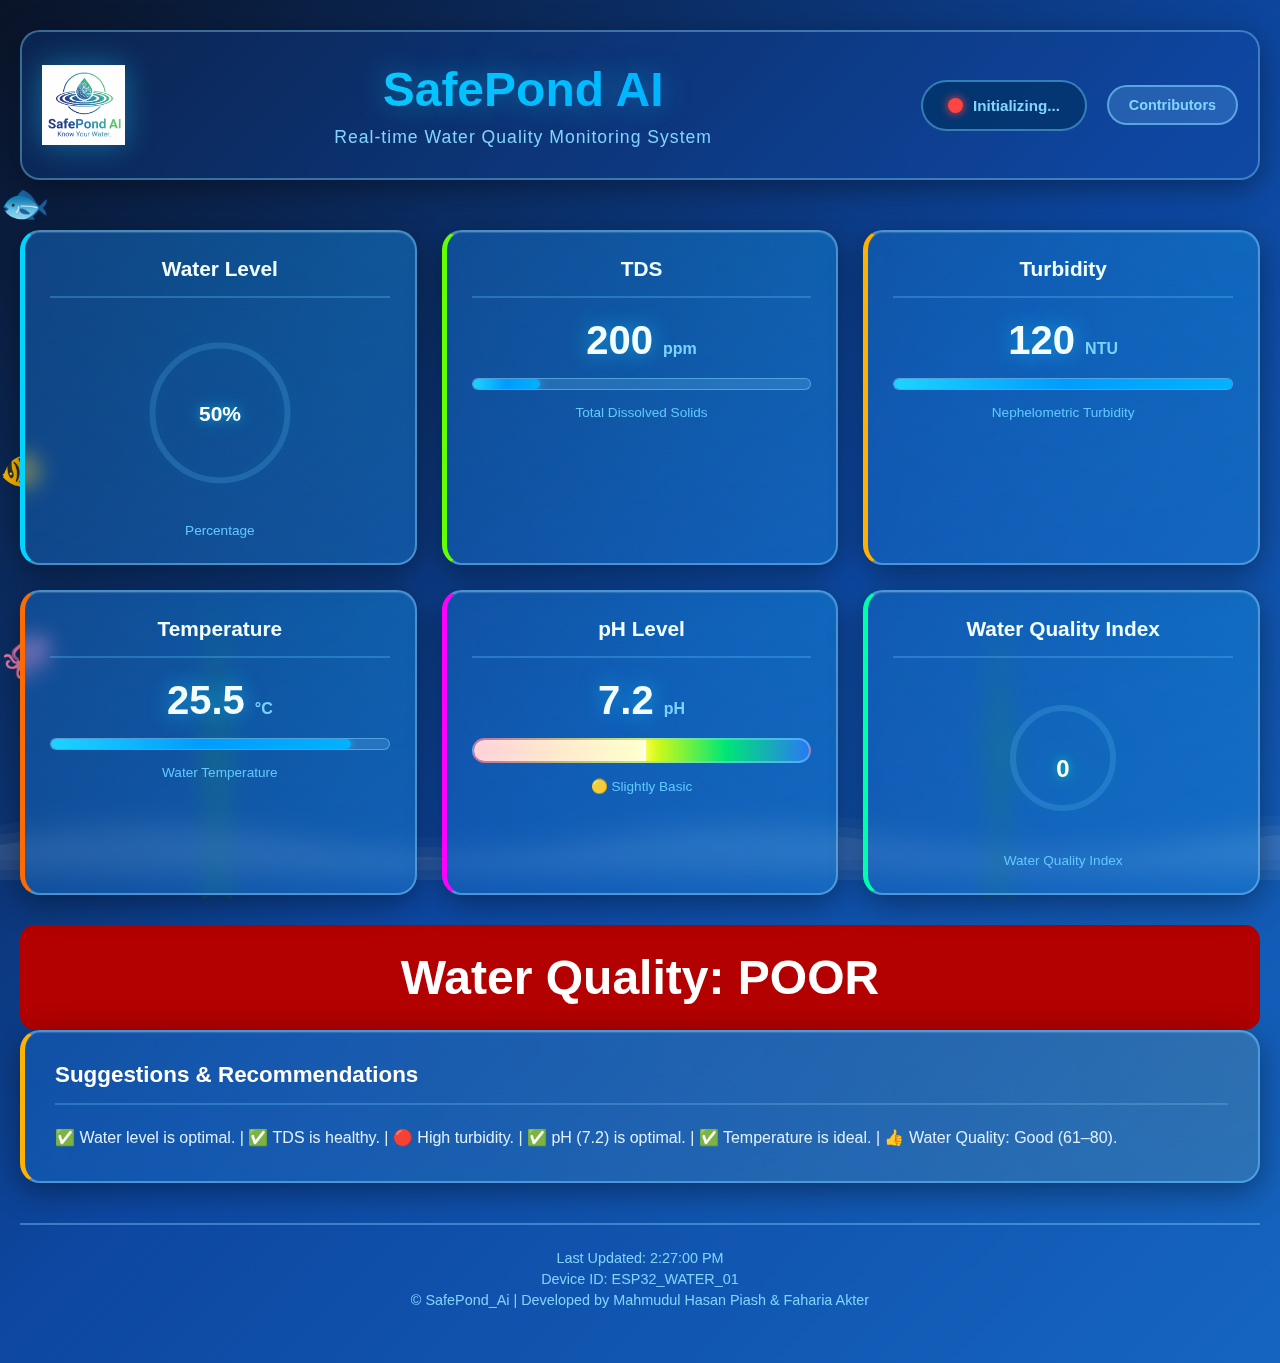
<file: index.html>
<!DOCTYPE html>
<html lang="en">
<head>
    <meta charset="UTF-8">
    <meta name="viewport" content="width=device-width, initial-scale=1.0">
    <title>Water Monitoring Device - Real-time Dashboard</title>
    <link rel="stylesheet" href="styles.css">
</head>
<body>
    <!-- Animated background -->
    <div class="ocean-background">
        <div class="wave"></div>
        <div class="wave"></div>
        <div class="wave"></div>
        
        <div class="bubble bubble1"></div>
        <div class="bubble bubble2"></div>
        <div class="bubble bubble3"></div>
        <div class="bubble bubble4"></div>
        <div class="bubble bubble5"></div>
        <div class="bubble bubble6"></div>
        <div class="bubble bubble7"></div>
        <div class="bubble bubble8"></div>
        
        <div class="fish fish1">🐟</div>
        <div class="fish fish2">🐠</div>
        <div class="fish fish3">🦑</div>
        <div class="seaweed seaweed1"></div>
        <div class="seaweed seaweed2"></div>
    </div>

    <div class="container">
        <!-- Header -->
        <header class="header">
            <div class="logo-container">
                <img src="logo.png" alt="SafePond Logo" class="logo">
            </div>
            <div class="header-content">
                <h1 class="title">SafePond AI</h1>
                <p class="subtitle">Real-time Water Quality Monitoring System</p>
            </div>
            <div class="status-indicator">
                <div class="status-dot" id="connectionStatus"></div>
                <span id="statusText">Initializing...</span>
            </div>
            <a href="contributors.html" class="contributors-link">Contributors</a>
        </header>

        <!-- Main Dashboard Grid -->
        <main class="dashboard">
            <!-- Parameter Cards -->
            <div class="parameters-grid">
                <!-- Water Level -->
                <div class="parameter-card card-water">
                    <div class="card-header">
                        <h2 class="parameter-title">Water Level</h2>
                    </div>
                    <div class="card-body">
                        <div class="gauge-container">
                            <svg class="gauge" viewBox="0 0 200 200">
                                <circle cx="100" cy="100" r="90" class="gauge-background"/>
                                <circle cx="100" cy="100" r="90" class="gauge-progress" id="waterLevelGauge"/>
                                <text x="100" y="100" class="gauge-text" id="waterLevelText">0%</text>
                            </svg>
                        </div>
                        <div class="parameter-status">
                            <p class="status-label">Percentage</p>
                        </div>
                    </div>
                </div>

                <!-- TDS -->
                <div class="parameter-card card-tds">
                    <div class="card-header">
                        <h2 class="parameter-title">TDS</h2>
                    </div>
                    <div class="card-body">
                        <div class="value-display">
                            <span class="value" id="tdsValue">0</span>
                            <span class="unit">ppm</span>
                        </div>
                        <div class="progress-bar">
                            <div class="progress-fill" id="tdsProgress"></div>
                        </div>
                        <p class="status-label">Total Dissolved Solids</p>
                    </div>
                </div>

                <!-- Turbidity -->
                <div class="parameter-card card-turbidity">
                    <div class="card-header">
                        <h2 class="parameter-title">Turbidity</h2>
                    </div>
                    <div class="card-body">
                        <div class="value-display">
                            <span class="value" id="turbidityValue">0</span>
                            <span class="unit">NTU</span>
                        </div>
                        <div class="progress-bar">
                            <div class="progress-fill" id="turbidityProgress"></div>
                        </div>
                        <p class="status-label">Nephelometric Turbidity</p>
                    </div>
                </div>

                <!-- Temperature -->
                <div class="parameter-card card-temperature">
                    <div class="card-header">
                        <h2 class="parameter-title">Temperature</h2>
                    </div>
                    <div class="card-body">
                        <div class="value-display">
                            <span class="value" id="temperatureValue">0</span>
                            <span class="unit">°C</span>
                        </div>
                        <div class="progress-bar">
                            <div class="progress-fill" id="temperatureProgress"></div>
                        </div>
                        <p class="status-label">Water Temperature</p>
                    </div>
                </div>

                <!-- pH Level -->
                <div class="parameter-card card-ph">
                    <div class="card-header">
                        <h2 class="parameter-title">pH Level</h2>
                    </div>
                    <div class="card-body">
                        <div class="value-display">
                            <span class="value" id="phValue">0</span>
                            <span class="unit">pH</span>
                        </div>
                        <div class="ph-scale">
                            <div class="ph-bar" id="phBar"></div>
                        </div>
                        <p class="status-label" id="phStatus">Neutral</p>
                    </div>
                </div>

                <!-- WQI -->
                <div class="parameter-card card-wqi">
                    <div class="card-header">
                        <h2 class="parameter-title">Water Quality Index</h2>
                    </div>
                    <div class="card-body">
                        <div class="wqi-display">
                            <svg class="wqi-circle" viewBox="0 0 120 120">
                                <circle cx="60" cy="60" r="50" class="wqi-background"/>
                                <circle cx="60" cy="60" r="50" class="wqi-fill" id="wqiFill"/>
                                <text x="60" y="70" class="wqi-text" id="wqiValue">0</text>
                            </svg>
                        </div>
                        <p class="status-label">Water Quality Index</p>
                    </div>
                </div>
            </div>
            <div class="wqi-status-box" id="wqiStatusBox">
                <h2 id="wqiStatusText">Water Quality Status</h2>
            </div>


            <!-- Suggestion Card -->
            <div class="suggestion-card">
                <div class="suggestion-header">
                    <h3>Suggestions & Recommendations</h3>
                </div>
                <div class="suggestion-body">
                    <p id="suggestionText">Initializing system...</p>
                </div>
            </div>
        </main>

        <!-- Footer -->
        <footer class="footer">
            <p>Last Updated: <span id="lastUpdate">--:--:--</span></p>
            <p>Device ID: ESP32_WATER_01</p>
            <p>&copy; SafePond_Ai | Developed by Mahmudul Hasan Piash & Faharia  Akter</p>
        </footer>
    </div>

    <!-- Loading Spinner -->
    <div class="loading-spinner" id="loadingSpinner">
        <div class="spinner"></div>
    </div>

    <script>
        console.log('🌊 SafePond AI - Firebase REST API Version');

        // Firebase Configuration
        const firebaseConfig = {
            projectId: "sensor-reading-baea8",
            databaseURL: "https://sensor-reading-baea8-default-rtdb.asia-southeast1.firebasedatabase.app"
        };

        // Sensor Data
        const sensorData = {
            water_level: 0,
            tds: 0,
            turbidity: 0,
            temperature: 0,
            ph: 0,
            wqi: 0
        };

        let firebaseAvailable = false;

        // ====== Initialize ====== //
        document.addEventListener('DOMContentLoaded', function() {
            console.log('✅ Dashboard loaded');
            updateClock();
            setInterval(updateClock, 1000);
            
            // Try to fetch from Firebase
            fetchFromFirebase();
            
            // Also try periodic fetches
            setInterval(fetchFromFirebase, 3000);
        });

        // ====== Fetch Data from Firebase REST API ====== //
        function fetchFromFirebase() {
            const url = `${firebaseConfig.databaseURL}/sensors.json`;
            
            console.log('📡 Attempting to fetch from Firebase:', url);

            fetch(url, {
                method: 'GET',
                headers: {
                    'Accept': 'application/json'
                }
            })
            .then(response => {
                if (!response.ok) {
                    throw new Error(`HTTP error! status: ${response.status}`);
                }
                return response.json();
            })
            .then(data => {
                console.log('✅ Firebase data received:', data);
                
                if (data) {
                    // Update sensor data
                    sensorData.water_level = data.water_level ?? sensorData.water_level;
                    sensorData.tds = data.tds ?? sensorData.tds;
                    sensorData.turbidity = data.turbidity ?? sensorData.turbidity;
                    sensorData.temperature = data.temperature ?? sensorData.temperature;
                    sensorData.ph = data.ph ?? sensorData.ph;
                    sensorData.wqi = data.wqi ?? calculateWQI(data);

                    firebaseAvailable = true;
                    updateAllDisplays();
                    setConnectionStatus(true, 'Connected to Firebase');
                    updateFirebaseStatus(true, 'Connected to Firebase REST API');
                    
                    console.log('📊 Data updated from Firebase');
                } else {
                    console.log('⚠️ No data in Firebase yet');
                    updateFirebaseStatus(false, '⚠️ No data available (ESP32 may not have sent anything)');
                }
            })
            .catch(error => {
                console.error('❌ Firebase fetch error:', error);
                
                if (!firebaseAvailable) {
                    console.log('📌 Firebase unavailable, using simulated data');
                    if (sensorData.water_level === 0) {
                        // Initialize with default data
                        sensorData.water_level = 50;
                        sensorData.tds = 200;
                        sensorData.turbidity = 120;
                        sensorData.temperature = 25.5;
                        sensorData.ph = 7.2;
                        updateAllDisplays();
                    }
                    updateFirebaseStatus(false, '❌ Firebase unavailable - Using simulated data');
                    setConnectionStatus(true, 'SIMULATION MODE');
                    simulateData();
                }
            });
        }

        // ====== Simulate Data Changes ====== //
        function simulateData() {
            sensorData.water_level += (Math.random() - 0.5) * 3;
            sensorData.tds += (Math.random() - 0.5) * 8;
            sensorData.turbidity += (Math.random() - 0.5) * 5;
            sensorData.temperature += (Math.random() - 0.5) * 0.15;
            sensorData.ph += (Math.random() - 0.5) * 0.08;

            // Constrain values
            sensorData.water_level = Math.max(20, Math.min(85, sensorData.water_level));
            sensorData.tds = Math.max(150, Math.min(500, sensorData.tds));
            sensorData.turbidity = Math.max(80, Math.min(300, sensorData.turbidity));
            sensorData.temperature = Math.max(15, Math.min(35, sensorData.temperature));
            sensorData.ph = Math.max(6.0, Math.min(8.5, sensorData.ph));

            updateAllDisplays();
        }

        // ====== Update All Displays ====== //
        function updateAllDisplays() {
            updateWaterLevel();
            updateTDS();
            updateTurbidity();
            updateTemperature();
            updatePH();
            updateWQI();
            generateSuggestions();
        }

        // ====== Water Level ====== //
        function updateWaterLevel() {
            const value = sensorData.water_level;
            const circumference = 2 * Math.PI * 90;
            const offset = circumference * (1 - value / 100);

            const element = document.getElementById('waterLevelText');
            if (element) element.textContent = `${Math.round(value)}%`;
            
            const gauge = document.getElementById('waterLevelGauge');
            if (gauge) gauge.style.strokeDashoffset = offset;
        }

        // ====== TDS ====== //
        function updateTDS() {
            const value = sensorData.tds;
            const percentage = Math.min((value / 1000) * 100, 100);

            const element = document.getElementById('tdsValue');
            if (element) element.textContent = Math.round(value);
            
            const progress = document.getElementById('tdsProgress');
            if (progress) progress.style.width = percentage + '%';
        }

        // ====== Turbidity ====== //
        function updateTurbidity() {
            const value = sensorData.turbidity;
            const percentage = Math.min((value / 100) * 100, 100);

            const element = document.getElementById('turbidityValue');
            if (element) element.textContent = Math.round(value);
            
            const progress = document.getElementById('turbidityProgress');
            if (progress) progress.style.width = percentage + '%';
        }

        // ====== Temperature ====== //
        function updateTemperature() {
            const value = sensorData.temperature;
            const percentage = Math.min(((value + 10) / 40) * 100, 100);

            const element = document.getElementById('temperatureValue');
            if (element) element.textContent = value.toFixed(1);
            
            const progress = document.getElementById('temperatureProgress');
            if (progress) progress.style.width = percentage + '%';
        }

        // ====== pH ====== //
        function updatePH() {
            const value = sensorData.ph;
            const phPercentage = (value / 14) * 100;

            const element = document.getElementById('phValue');
            if (element) element.textContent = value.toFixed(1);
            
            const bar = document.getElementById('phBar');
            if (bar) bar.style.width = phPercentage + '%';

            let phStatus = 'Neutral';
            if (value < 5) phStatus = '🔴 Very Acidic';
            else if (value < 6) phStatus = '🟠 Acidic';
            else if (value < 7) phStatus = '🟡 Slightly Acidic';
            else if (value === 7) phStatus = '🟢 Neutral';
            else if (value < 8) phStatus = '🟡 Slightly Basic';
            else if (value < 9) phStatus = '🟠 Basic';
            else phStatus = '🔴 Very Basic';

            const statusElement = document.getElementById('phStatus');
            if (statusElement) statusElement.textContent = phStatus;
        }

        // ====== WQI ====== //
        function updateWQI() {
            const value = sensorData.wqi;
            const circumference = 2 * Math.PI * 50;
            const offset = circumference * (1 - value / 100);

            const element = document.getElementById('wqiValue');
            if (element) element.textContent = Math.round(value);
            
            const fill = document.getElementById('wqiFill');
            if (fill) fill.style.strokeDashoffset = offset;
        }

        // ====== Calculate WQI ====== //
        // function calculateWQI(data) {
        //     const tdsScore = Math.max(0, 100 - (data.tds ?? 0) / 10);
        //     function getTurbidityScore(turbidity) {
        //     if (turbidity === 0) {
        //         return 100;
        //     } else if (turbidity >= 1 && turbidity <= 25) {
        //         // 1–25 → 99–55 (reverse of 1–55)
        //         return Math.round(100 - ((turbidity / 25) * 45));
        //     } else if (turbidity >= 26 && turbidity <= 51) {
        //         // 26–51 → 54–20 (reverse of 56–80)
        //         return Math.round(80 - ((turbidity - 26) / 25) * 34);
        //     } else if (turbidity >= 52 && turbidity <= 100) {
        //         // 52–100 → 19–0 (reverse of 80–100)
        //         return Math.round(20 - ((turbidity - 52) / 48) * 20);
        //     } else {
        //         return 0; // fallback
        //     }
        //     }

        //     // usage
        //     const turbidityScore = getTurbidityScore(data.turbidity);


            
        //     const ph = data.ph ?? 7;
        //     let phScore = 100;
        //     if (ph < 6.5 || ph > 8.5) {
        //         phScore = Math.max(0, 100 - Math.abs(ph - 7) * 10);
        //     }
            
        //     const temp = data.temperature ?? 25;
        //     let tempScore = 100;
        //     if (temp < 10 || temp > 35) {
        //         tempScore = Math.max(0, 100 - Math.abs(temp - 25) / 0.5);
        //     }

        //     return Math.max(0, Math.min(100, tdsScore * 0.3 + turbidityScore * 0.3 + phScore * 0.3 + tempScore * 0.1));
        // }
            function calculateWQI(data) {
            // Input validation with defaults
            const ph = data.ph ?? 7.0;
            const tds = data.tds ?? data.tds_ppm ?? 250;
            const temperature = data.temperature ?? data.temperature_c ?? 22;
            const turbidity = data.turbidity ?? data.turbidity_NTU ?? 25;
            const waterLevel = data.waterLevel ?? data.water_level_percentage ?? 90;

            // ========================================================================
            // 1. TURBIDITY SCORE (0-100) - Weight: 35%
            // Range: 0-51 NTU (0-100 scale, inverse relationship)
            // ========================================================================
            function getTurbidityScore(ntu) {
                if (ntu <= 0.5) {
                    return 100; // Excellent clarity
                } else if (ntu >= 0.5 && ntu <= 25) {
                    // 0.5-25 NTU → 100-60 (linear decline)
                    // Excellent to Good range
                    return Math.max(60, Math.round(100 - ((ntu - 0.5) / 24.5) * 40));
                } else if (ntu > 25 && ntu <= 50) {
                    // 25-50 NTU → 60-20 (linear decline)
                    // Fair to Poor range
                    return Math.max(20, Math.round(60 - ((ntu - 25) / 25) * 40));
                } else {
                    // > 50 NTU: Very turbid
                    return 0;
                }
            }

            const turbidityScore = getTurbidityScore(turbidity);

            // ========================================================================
            // 2. TDS (Total Dissolved Solids) SCORE (0-100) - Weight: 30%
            // Range: 10-600 ppm
            // Optimal: 50-250 ppm
            // ========================================================================
            function getTDSScore(tdsValue) {
                // Optimal range for drinking water: 50-150 ppm
                if (tdsValue <= 50) {
                    return 90; // Very pure (nearly distilled)
                } else if (tdsValue <= 150) {
                    return 100; // Excellent (optimal range)
                } else if (tdsValue <= 300) {
                    // 150-300: Good range
                    return Math.round(100 - ((tdsValue - 150) / 150) * 20);
                } else if (tdsValue <= 450) {
                    // 300-450: Fair range
                    return Math.round(80 - ((tdsValue - 300) / 150) * 35);
                } else if (tdsValue < 600) {
                    // 450-600: Poor range
                    return Math.round(45 - ((tdsValue - 450) / 150) * 40);
                } else {
                    return 5; // Extremely high salinity
                }
            }

            const tdsScore = getTDSScore(tds);

            // ========================================================================
            // 3. pH SCORE (0-100) - Weight: 20%
            // Optimal pH: 6.5-8.5 (neutral to slightly basic)
            // ========================================================================
            function getPhScore(phValue) {
                // Optimal range: 6.5-8.5
                if (phValue >= 6.5 && phValue <= 8.5) {
                    return 100; // Perfect pH range
                } else if (phValue >= 6.0 && phValue < 6.5) {
                    // Slightly acidic but acceptable
                    return Math.round(100 - (6.5 - phValue) * 20);
                } else if (phValue > 8.5 && phValue <= 9.0) {
                    // Slightly basic but acceptable
                    return Math.round(100 - (phValue - 8.5) * 20);
                } else if (phValue >= 5.5 && phValue < 6.0) {
                    // Acidic
                    return Math.round(60 - (6.0 - phValue) * 40);
                } else if (phValue > 9.0 && phValue <= 9.5) {
                    // Basic
                    return Math.round(60 - (phValue - 9.0) * 40);
                } else {
                    // Extreme pH (< 5.5 or > 9.5)
                    return Math.max(0, 20 - Math.abs(phValue - 7) * 5);
                }
            }

            const phScore = getPhScore(ph);

            // ========================================================================
            // 4. TEMPERATURE SCORE (0-100) - Weight: 15%
            // Optimal temperature: 15-25°C
            // ========================================================================
            function getTemperatureScore(temp) {
                // Optimal range: 15-25°C for most aquatic life
                if (temp >= 15 && temp <= 25) {
                    return 100; // Perfect temperature range
                } else if (temp >= 10 && temp < 15) {
                    // Cool but acceptable
                    return Math.round(100 - (15 - temp) * 10);
                } else if (temp > 25 && temp <= 30) {
                    // Warm but acceptable
                    return Math.round(100 - (temp - 25) * 12);
                } else if (temp >= 5 && temp < 10) {
                    // Cold
                    return Math.round(60 - (10 - temp) * 15);
                } else if (temp > 30 && temp <= 35) {
                    // Very warm
                    return Math.round(60 - (temp - 30) * 12);
                } else {
                    // Extreme temperature
                    return Math.max(0, 20 - Math.abs(temp - 22) * 2);
                }
            }

            const temperatureScore = getTemperatureScore(temperature);

            // ========================================================================
            // 5. FINAL WQI CALCULATION
            // Weighted formula based on parameter importance
            // ========================================================================
            const wqi = Math.max(
                0,
                Math.min(
                    100,
                    turbidityScore * 0.35 +    // 35% weight
                    tdsScore * 0.30 +           // 30% weight
                    phScore * 0.20 +            // 20% weight
                    temperatureScore * 0.15     // 15% weight
                )
            );

            // Round to 2 decimal places
            return Math.round(wqi * 100) / 100;
        }

        /**
         * HELPER FUNCTION: Get WQI Classification
         * Returns the water quality class based on calculated WQI value
         */
        function getWQIClass(wqi) {
            if (wqi >= 85) {
                return 'Excellent';
            } else if (wqi >= 70) {
                return 'Good';
            } else if (wqi >= 50) {
                return 'Fair';
            } else {
                return 'Poor';
            }
        }

        /**
         * HELPER FUNCTION: Get WQI Details with explanation
         * Returns detailed breakdown of WQI calculation
         */
        function getWQIDetails(data) {
            const ph = data.ph ?? 7.0;
            const tds = data.tds ?? data.tds_ppm ?? 250;
            const temperature = data.temperature ?? data.temperature_c ?? 22;
            const turbidity = data.turbidity ?? data.turbidity_NTU ?? 25;

            // Calculate individual scores (using the functions from calculateWQI)
            function getTurbidityScore(ntu) {
                if (ntu <= 0.5) return 100;
                else if (ntu >= 0.5 && ntu <= 25) {
                    return Math.max(60, Math.round(100 - ((ntu - 0.5) / 24.5) * 40));
                } else if (ntu > 25 && ntu <= 50) {
                    return Math.max(20, Math.round(60 - ((ntu - 25) / 25) * 40));
                } else return 0;
            }

            function getTDSScore(tdsValue) {
                if (tdsValue <= 50) return 90;
                else if (tdsValue <= 150) return 100;
                else if (tdsValue <= 300) {
                    return Math.round(100 - ((tdsValue - 150) / 150) * 20);
                } else if (tdsValue <= 450) {
                    return Math.round(80 - ((tdsValue - 300) / 150) * 35);
                } else if (tdsValue < 600) {
                    return Math.round(45 - ((tdsValue - 450) / 150) * 40);
                } else return 5;
            }

            function getPhScore(phValue) {
                if (phValue >= 6.5 && phValue <= 8.5) return 100;
                else if (phValue >= 6.0 && phValue < 6.5) {
                    return Math.round(100 - (6.5 - phValue) * 20);
                } else if (phValue > 8.5 && phValue <= 9.0) {
                    return Math.round(100 - (phValue - 8.5) * 20);
                } else if (phValue >= 5.5 && phValue < 6.0) {
                    return Math.round(60 - (6.0 - phValue) * 40);
                } else if (phValue > 9.0 && phValue <= 9.5) {
                    return Math.round(60 - (phValue - 9.0) * 40);
                } else {
                    return Math.max(0, 20 - Math.abs(phValue - 7) * 5);
                }
            }

            function getTemperatureScore(temp) {
                if (temp >= 15 && temp <= 25) return 100;
                else if (temp >= 10 && temp < 15) {
                    return Math.round(100 - (15 - temp) * 10);
                } else if (temp > 25 && temp <= 30) {
                    return Math.round(100 - (temp - 25) * 12);
                } else if (temp >= 5 && temp < 10) {
                    return Math.round(60 - (10 - temp) * 15);
                } else if (temp > 30 && temp <= 35) {
                    return Math.round(60 - (temp - 30) * 12);
                } else {
                    return Math.max(0, 20 - Math.abs(temp - 22) * 2);
                }
            }

            const turbidityScore = getTurbidityScore(turbidity);
            const tdsScore = getTDSScore(tds);
            const phScore = getPhScore(ph);
            const temperatureScore = getTemperatureScore(temperature);

            const wqi = Math.max(
                0,
                Math.min(
                    100,
                    turbidityScore * 0.35 + tdsScore * 0.30 + phScore * 0.20 + temperatureScore * 0.15
                )
            );

            return {
                wqi: Math.round(wqi * 100) / 100,
                wqiClass: getWQIClass(Math.round(wqi * 100) / 100),
                scores: {
                    turbidity: turbidityScore,
                    tds: tdsScore,
                    ph: phScore,
                    temperature: temperatureScore
                },
                weights: {
                    turbidity: '35%',
                    tds: '30%',
                    ph: '20%',
                    temperature: '15%'
                }
            };
        }

        // ====== Suggestions ====== //
        
        function generateSuggestions() {
            let suggestions = [];
            // Update large WQI box
            const statusBox = document.getElementById('wqiStatusBox');
            const statusText = document.getElementById('wqiStatusText');

            // Remove old classes
            statusBox.classList.remove('wqi-poor', 'wqi-fair', 'wqi-good', 'wqi-excellent');

            if (sensorData.wqi <= 40) {
                statusText.textContent = 'Water Quality: POOR';
                statusBox.classList.add('wqi-poor');
            }
            else if (sensorData.wqi <= 60) {
                statusText.textContent = 'Water Quality: FAIR';
                statusBox.classList.add('wqi-fair');
            }
            else if (sensorData.wqi <= 80) {
                statusText.textContent = 'Water Quality: GOOD';
                statusBox.classList.add('wqi-good');
            }
            else {
                statusText.textContent = 'Water Quality: EXCELLENT';
                statusBox.classList.add('wqi-excellent');
            }


            // Water level
            if (sensorData.water_level < 30) suggestions.push('⚠️ Water level is low.');
            else if (sensorData.water_level > 80) suggestions.push('⚠️ Water level is high.');
            else suggestions.push('✅ Water level is optimal.');

            // TDS
            if (sensorData.tds > 500) suggestions.push('🔴 High TDS.');
            else if (sensorData.tds > 300) suggestions.push('🟡 TDS is moderately high.');
            else suggestions.push('✅ TDS is healthy.');

            // Turbidity
            if (sensorData.turbidity > 50) suggestions.push('🔴 High turbidity.');
            else if (sensorData.turbidity > 26) suggestions.push('🟡 Turbidity is elevated.');
            else if (sensorData.turbidity > 1) suggestions.push('🟡 Turbidity is acceptable.');
            else suggestions.push('✅ Water clarity is excellent.');

            // pH
            const ph = sensorData.ph;
            if (ph < 6.5 || ph > 8.5) suggestions.push(`⚠️ pH (${ph.toFixed(1)}) out of range.`);
            else suggestions.push(`✅ pH (${ph.toFixed(1)}) is optimal.`);

            // Temperature
            if (sensorData.temperature < 15) suggestions.push('❄️ Temperature is cold.');
            else if (sensorData.temperature > 32) suggestions.push('🔥 Temperature is high.');
            else suggestions.push('✅ Temperature is ideal.');

            // ====== WQI CLASSIFICATION ====== //
            sensorData.wqi = calculateWQI(sensorData);

            if (sensorData.wqi <= 40) {
                suggestions.push('🔴 Water Quality: Poor (0–40).');
            }
            else if (sensorData.wqi <= 60) {
                suggestions.push('⚠️ Water Quality: Fair (41–60).');
            }
            else if (sensorData.wqi <= 80) {
                suggestions.push('👍 Water Quality: Good (61–80).');
            }
            else {
                suggestions.push('⭐ Water Quality: Excellent (81–100).');
            }

            const element = document.getElementById('suggestionText');
            if (element) element.textContent = suggestions.join(' | ');
        }


        // ====== Clock ====== //
        function updateClock() {
            const element = document.getElementById('lastUpdate');
            if (element) element.textContent = new Date().toLocaleTimeString();
        }
    </script>
</body>
</html>
</file>
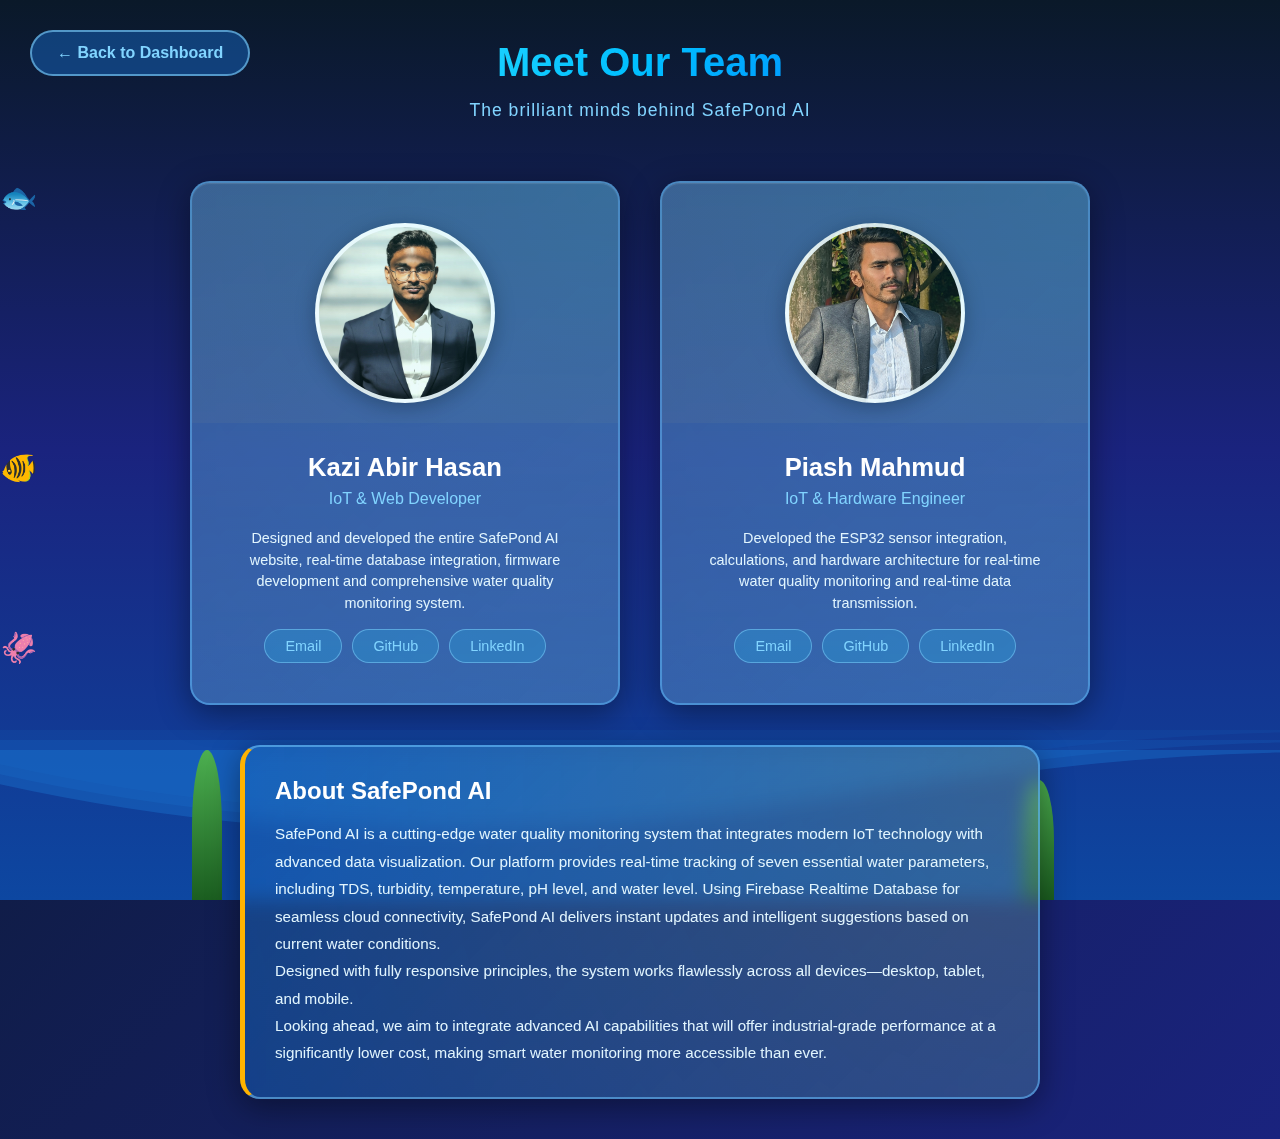
<file: contributors.html>
<!DOCTYPE html>
<html lang="en">
<head>
    <meta charset="UTF-8">
    <meta name="viewport" content="width=device-width, initial-scale=1.0">
    <title>Contributors - SafePond AI</title>
    <style>
        * {
            margin: 0;
            padding: 0;
            box-sizing: border-box;
        }

        body {
            font-family: 'Segoe UI', Tahoma, Geneva, Verdana, sans-serif;
            background: linear-gradient(135deg, #0a1929 0%, #1a237e 100%);
            color: #ffffff;
            min-height: 100vh;
            overflow-x: hidden;
            position: relative;
        }

        /* Ocean Background Animations */
        .ocean-background {
            position: fixed;
            top: 0;
            left: 0;
            width: 100%;
            height: 100%;
            z-index: 0;
            overflow: hidden;
            background: linear-gradient(to bottom, #0a1929 0%, #1a237e 50%, #0d47a1 100%);
        }

        /* Waves */
        .wave {
            position: absolute;
            bottom: 0;
            left: 0;
            width: 200%;
            height: 150px;
            background: url('data:image/svg+xml,<svg xmlns="http://www.w3.org/2000/svg" viewBox="0 0 1200 120" preserveAspectRatio="none"><path d="M321.39,56.44c58-10.79,114.16-30.13,172-41.86,82.39-16.72,168.19-17.73,250.45-.39C823.78,31,906.67,72,985.66,92.83c70.05,18.48,146.53,26.09,214.34,3V0H0V27.35A600.21,600.21,0,0,0,321.39,56.44Z" fill="rgba(30, 136, 229, 0.3)"/></svg>') repeat-x;
            animation: wave 15s linear infinite;
        }

        .wave:nth-child(2) {
            bottom: 10px;
            opacity: 0.5;
            animation: wave 20s linear infinite reverse;
        }

        .wave:nth-child(3) {
            bottom: 20px;
            opacity: 0.3;
            animation: wave 25s linear infinite;
        }

        @keyframes wave {
            0% { transform: translateX(0); }
            100% { transform: translateX(-50%); }
        }

        /* Bubbles */
        .bubble {
            position: absolute;
            bottom: -100px;
            background: radial-gradient(circle at 30% 30%, rgba(255, 255, 255, 0.8), rgba(30, 212, 255, 0.4));
            border-radius: 50%;
            opacity: 0.6;
            animation: rise linear infinite;
            box-shadow: inset 0 0 10px rgba(255, 255, 255, 0.5);
        }

        .bubble1 { width: 40px; height: 40px; left: 10%; animation-duration: 8s; animation-delay: 0s; }
        .bubble2 { width: 20px; height: 20px; left: 20%; animation-duration: 10s; animation-delay: 2s; }
        .bubble3 { width: 30px; height: 30px; left: 35%; animation-duration: 12s; animation-delay: 4s; }
        .bubble4 { width: 25px; height: 25px; left: 50%; animation-duration: 9s; animation-delay: 1s; }
        .bubble5 { width: 35px; height: 35px; left: 65%; animation-duration: 11s; animation-delay: 3s; }
        .bubble6 { width: 15px; height: 15px; left: 75%; animation-duration: 13s; animation-delay: 5s; }
        .bubble7 { width: 28px; height: 28px; left: 85%; animation-duration: 10s; animation-delay: 2.5s; }
        .bubble8 { width: 22px; height: 22px; left: 95%; animation-duration: 14s; animation-delay: 6s; }

        @keyframes rise {
            0% { bottom: -100px; opacity: 0; }
            10% { opacity: 0.6; }
            90% { opacity: 0.6; }
            100% { bottom: 110%; opacity: 0; }
        }

        /* Fish */
        .fish {
            position: absolute;
            font-size: 30px;
            animation: swim 20s linear infinite;
        }

        .fish1 { top: 20%; animation-duration: 25s; animation-delay: 0s; }
        .fish2 { top: 50%; animation-duration: 30s; animation-delay: 5s; }
        .fish3 { top: 70%; animation-duration: 35s; animation-delay: 10s; }

        @keyframes swim {
            0% { left: -100px; transform: scaleX(1); }
            48% { transform: scaleX(1); }
            50% { left: 110%; transform: scaleX(-1); }
            98% { transform: scaleX(-1); }
            100% { left: -100px; transform: scaleX(1); }
        }

        /* Seaweed */
        .seaweed {
            position: absolute;
            bottom: 0;
            width: 30px;
            height: 150px;
            background: linear-gradient(to top, #1b5e20, #4caf50);
            border-radius: 50% 50% 0 0;
            animation: sway 4s ease-in-out infinite;
            transform-origin: bottom;
        }

        .seaweed1 { left: 15%; animation-delay: 0s; }
        .seaweed2 { left: 80%; animation-delay: 2s; height: 120px; }

        @keyframes sway {
            0%, 100% { transform: rotate(-5deg); }
            50% { transform: rotate(5deg); }
        }

        /* Container */
        .container {
            position: relative;
            z-index: 1;
            width: 100%;
            max-width: 1400px;
            margin: 0 auto;
            padding: 0 20px;
        }

        .contributors-container {
            min-height: 100vh;
            display: flex;
            flex-direction: column;
            align-items: center;
            justify-content: center;
            padding: 40px 20px;
        }

        .contributors-header {
            text-align: center;
            margin-bottom: 60px;
        }

        .contributors-header h1 {
            font-size: 2.5em;
            background: linear-gradient(135deg, #1ed4ff, #00bfff, #0099ff);
            -webkit-background-clip: text;
            -webkit-text-fill-color: transparent;
            background-clip: text;
            margin-bottom: 15px;
            animation: glow 2s ease-in-out infinite;
        }

        @keyframes glow {
            0%, 100% { filter: drop-shadow(0 0 10px rgba(30, 212, 255, 0.5)); }
            50% { filter: drop-shadow(0 0 20px rgba(30, 212, 255, 0.8)); }
        }

        .contributors-header p {
            font-size: 1.1em;
            color: #81d4ff;
            font-weight: 300;
            letter-spacing: 1px;
        }

        .contributors-grid {
            display: grid;
            grid-template-columns: repeat(auto-fit, minmax(350px, 1fr));
            gap: 40px;
            max-width: 900px;
            margin-bottom: 40px;
        }

        .contributor-card {
            background: linear-gradient(135deg, rgba(21, 101, 192, 0.5), rgba(30, 136, 229, 0.3));
            backdrop-filter: blur(10px);
            border: 2px solid rgba(129, 212, 255, 0.5);
            border-radius: 20px;
            padding: 0;
            box-shadow: 0 8px 32px rgba(0, 0, 0, 0.4), inset 0 1px 1px rgba(255, 255, 255, 0.15);
            transition: all 0.3s ease;
            position: relative;
            overflow: hidden;
            display: flex;
            flex-direction: column;
            align-items: center;
            text-align: center;
        }

        .contributor-card:hover {
            transform: translateY(-15px);
            border-color: rgba(129, 212, 255, 0.9);
            box-shadow: 0 15px 45px rgba(30, 212, 255, 0.4), inset 0 1px 1px rgba(255, 255, 255, 0.2);
        }

        .contributor-card::before {
            content: '';
            position: absolute;
            top: 0;
            left: 0;
            right: 0;
            bottom: 0;
            background: radial-gradient(circle at top right, rgba(30, 212, 255, 0.15), transparent);
            pointer-events: none;
        }

        .contributor-image-section {
            width: 100%;
            padding: 40px 40px 20px 40px;
            display: flex;
            justify-content: center;
            background: rgba(160, 160, 160, 0.3);
        }

        .contributor-details-section {
            flex: 1;
            padding: 30px 40px 40px 40px;
            display: flex;
            flex-direction: column;
            align-items: center;
            position: relative;
            z-index: 1;
            background: rgba(180, 180, 180, 0.2);
            width: 100%;
        }

        .contributor-avatar {
            width: 180px;
            height: 180px;
            border-radius: 50%;
            background: #ffffff;
            display: flex;
            align-items: center;
            justify-content: center;
            overflow: hidden;
            box-shadow: 0 4px 20px rgba(0, 0, 0, 0.3);
            border: 4px solid rgba(255, 255, 255, 0.9);
            background-size: cover;
            background-position: center;
            background-repeat: no-repeat;
        }

        .contributor-avatar.avatar-1 {
            background-image: url('Abir_Hasan.jpeg');
        }

        .contributor-avatar.avatar-2 {
            background-image: url('Piash_Mahmud.jpg');
        }

        .contributor-name {
            font-size: 1.6em;
            font-weight: 700;
            color: #ffffff;
            margin-bottom: 8px;
            position: relative;
            z-index: 1;
            text-align: center;
        }

        .contributor-role {
            font-size: 1em;
            color: #81d4ff;
            font-weight: 500;
            margin-bottom: 20px;
            position: relative;
            z-index: 1;
            text-align: center;
        }

        .contributor-description {
            font-size: 0.9em;
            color: #e1f5fe;
            line-height: 1.5;
            margin-bottom: 15px;
            position: relative;
            z-index: 1;
            text-align: center;
        }

        .contributor-contact {
            display: flex;
            gap: 10px;
            justify-content: center;
            flex-wrap: wrap;
            position: relative;
            z-index: 1;
        }

        .contact-link {
            padding: 8px 20px;
            background: rgba(30, 212, 255, 0.2);
            border: 1px solid rgba(129, 212, 255, 0.5);
            border-radius: 20px;
            color: #81d4ff;
            text-decoration: none;
            font-size: 0.9em;
            font-weight: 500;
            transition: all 0.3s ease;
        }

        .contact-link:hover {
            background: rgba(30, 212, 255, 0.4);
            border-color: rgba(129, 212, 255, 0.9);
            box-shadow: 0 0 15px rgba(30, 212, 255, 0.3);
        }

        .back-button {
            position: fixed;
            top: 30px;
            left: 30px;
            padding: 12px 25px;
            background: rgba(21, 101, 192, 0.5);
            border: 2px solid rgba(129, 212, 255, 0.6);
            border-radius: 50px;
            color: #81d4ff;
            text-decoration: none;
            font-weight: 600;
            transition: all 0.3s ease;
            z-index: 100;
        }

        .back-button:hover {
            background: rgba(21, 101, 192, 0.8);
            border-color: rgba(129, 212, 255, 0.9);
            box-shadow: 0 0 20px rgba(30, 212, 255, 0.4);
        }

        .project-info {
            background: linear-gradient(135deg, rgba(21, 101, 192, 0.5), rgba(30, 136, 229, 0.3));
            backdrop-filter: blur(10px);
            border: 2px solid rgba(129, 212, 255, 0.5);
            border-radius: 20px;
            padding: 30px;
            max-width: 800px;
            box-shadow: 0 8px 32px rgba(0, 0, 0, 0.4);
            border-left: 5px solid #ffb300;
            position: relative;
            overflow: hidden;
        }

        .project-info::before {
            content: '';
            position: absolute;
            top: 0;
            left: 0;
            right: 0;
            bottom: 0;
            background: radial-gradient(circle at top right, rgba(255, 179, 0, 0.15), transparent);
            pointer-events: none;
        }

        .project-info h2 {
            font-size: 1.5em;
            color: #ffffff;
            margin-bottom: 15px;
            position: relative;
            z-index: 1;
        }

        .project-info p {
            font-size: 0.95em;
            color: #e1f5fe;
            line-height: 1.8;
            position: relative;
            z-index: 1;
        }

        @media (max-width: 768px) {
            .contributors-container {
                padding: 20px;
            }

            .contributors-header h1 {
                font-size: 2em;
            }

            .contributors-grid {
                grid-template-columns: 1fr;
                gap: 30px;
            }

            .back-button {
                position: relative;
                top: 0;
                left: 0;
                margin-bottom: 40px;
            }

            .contributor-card {
                padding: 0;
            }

            .contributor-image-section {
                padding: 30px 30px 15px 30px;
            }

            .contributor-details-section {
                padding: 20px 30px 30px 30px;
            }

            .contributor-avatar {
                width: 150px;
                height: 150px;
            }
        }
    </style>
</head>
<body>
    <!-- Animated background -->
    <div class="ocean-background">
        <div class="wave"></div>
        <div class="wave"></div>
        <div class="wave"></div>
        
        <div class="bubble bubble1"></div>
        <div class="bubble bubble2"></div>
        <div class="bubble bubble3"></div>
        <div class="bubble bubble4"></div>
        <div class="bubble bubble5"></div>
        <div class="bubble bubble6"></div>
        <div class="bubble bubble7"></div>
        <div class="bubble bubble8"></div>
        
        <div class="fish fish1">🐟</div>
        <div class="fish fish2">🐠</div>
        <div class="fish fish3">🦑</div>
        <div class="seaweed seaweed1"></div>
        <div class="seaweed seaweed2"></div>
    </div>

    <div class="container">
        <a href="index.html" class="back-button">← Back to Dashboard</a>

        <div class="contributors-container">
            <div class="contributors-header">
                <h1>Meet Our Team</h1>
                <p>The brilliant minds behind SafePond AI</p>
            </div>

            <div class="contributors-grid">
                <!-- Contributor 1 -->
                <div class="contributor-card">
                    <div class="contributor-image-section">
                        <div class="contributor-avatar avatar-1"></div>
                    </div>
                    <div class="contributor-details-section">
                        <div>
                            <h3 class="contributor-name">Kazi Abir Hasan</h3>
                            <p class="contributor-role">IoT & Web Developer</p>
                            <p class="contributor-description">
                                Designed and developed the entire SafePond AI website, real-time database integration, firmware development and comprehensive water quality monitoring system.
                            </p>
                        </div>
                        <div class="contributor-contact">
                            <a href="mailto:hasan23105101213@diu.edu.bd" class="contact-link">Email</a>
                            <a href="https://github.com/abir930" class="contact-link">GitHub</a>
                            <a href="https://www.linkedin.com/in/abir-hasan-mahin-552a61374/" class="contact-link">LinkedIn</a>
                        </div>
                    </div>
                </div>

                <!-- Contributor 2 -->
                <div class="contributor-card">
                    <div class="contributor-image-section">
                        <div class="contributor-avatar avatar-2"></div>
                    </div>
                    <div class="contributor-details-section">
                        <div>
                            <h3 class="contributor-name">Piash Mahmud</h3>
                            <p class="contributor-role">IoT & Hardware Engineer</p>
                            <p class="contributor-description">
                                Developed the ESP32 sensor integration, calculations, and hardware architecture for real-time water quality monitoring and real-time data transmission.
                            </p>
                        </div>
                        <div class="contributor-contact">
                            <a href="mailto:piash@example.com" class="contact-link">Email</a>
                            <a href="#" class="contact-link">GitHub</a>
                            <a href="#" class="contact-link">LinkedIn</a>
                        </div>
                    </div>
                </div>
            </div>

            <div class="project-info">
                <h2>About SafePond AI</h2>
                <p>
                    SafePond AI is a cutting-edge water quality monitoring system that integrates modern IoT technology with advanced data 
                    visualization. Our platform provides real-time tracking of seven essential water parameters, including TDS, turbidity, 
                    temperature, pH level, and water level. Using Firebase Realtime Database for seamless cloud connectivity, SafePond AI 
                    delivers instant updates and intelligent suggestions based on current water conditions.<br>

                    Designed with fully responsive principles, the system works flawlessly across all devices—desktop, tablet, and mobile.<br>

                    Looking ahead, we aim to integrate advanced AI capabilities that will offer industrial-grade performance at a significantly
                     lower cost, making smart water monitoring more accessible than ever.
                </p>
            </div>
        </div>
    </div>
</body>
</html>
</file>
<file: styles.css>
/* ====== Global Styles ====== */
* {
    margin: 0;
    padding: 0;
    box-sizing: border-box;
}

body {
    font-family: 'Segoe UI', Tahoma, Geneva, Verdana, sans-serif;
    background: linear-gradient(135deg, #0a1428 0%, #0d47a1 50%, #1565c0 100%);
    color: #fff;
    overflow-x: hidden;
    position: relative;
    min-height: 100vh;
}

/* ====== Ocean Background Animation ====== */
.ocean-background {
    position: fixed;
    top: 0;
    left: 0;
    width: 100%;
    height: 100%;
    z-index: -1;
    overflow: hidden;
}

/* Waves */
.wave {
    position: absolute;
    bottom: 0;
    left: 0;
    width: 200%;
    height: 100px;
    background: url('data:image/svg+xml,<svg xmlns="http://www.w3.org/2000/svg" viewBox="0 0 1200 120"><path d="M0,50 Q300,0 600,50 T1200,50 L1200,120 L0,120 Z" fill="rgba(255,255,255,0.1)"/></svg>') repeat-x;
    background-size: 600px 100px;
    animation: wave 15s linear infinite;
    opacity: 0.7;
}

.wave:nth-child(2) {
    bottom: 10px;
    animation: wave 10s linear infinite reverse;
    opacity: 0.5;
}

.wave:nth-child(3) {
    bottom: 20px;
    animation: wave 8s linear infinite;
    opacity: 0.3;
}

@keyframes wave {
    0% {
        transform: translateX(0);
    }
    100% {
        transform: translateX(600px);
    }
}

/* Bubbles */
.bubble {
    position: absolute;
    bottom: -50px;
    width: 20px;
    height: 20px;
    background: radial-gradient(circle at 30% 30%, rgba(255,255,255,0.8), rgba(255,255,255,0.1));
    border-radius: 50%;
    box-shadow: inset -2px -2px 5px rgba(0,0,0,0.2);
    animation: float 6s infinite ease-in;
}

.bubble1 { left: 10%; animation-delay: 0s; width: 15px; height: 15px; }
.bubble2 { left: 20%; animation-delay: 1s; width: 25px; height: 25px; }
.bubble3 { left: 30%; animation-delay: 2s; width: 18px; height: 18px; }
.bubble4 { left: 40%; animation-delay: 0.5s; width: 22px; height: 22px; }
.bubble5 { left: 50%; animation-delay: 1.5s; width: 16px; height: 16px; }
.bubble6 { left: 60%; animation-delay: 2.5s; width: 20px; height: 20px; }
.bubble7 { left: 75%; animation-delay: 0.8s; width: 24px; height: 24px; }
.bubble8 { left: 90%; animation-delay: 1.8s; width: 19px; height: 19px; }

@keyframes float {
    0% {
        bottom: -50px;
        opacity: 0;
        transform: translateX(0);
    }
    10% {
        opacity: 1;
    }
    90% {
        opacity: 1;
    }
    100% {
        bottom: 100vh;
        opacity: 0;
        transform: translateX(100px);
    }
}

/* Floating Fish */
.fish {
    position: absolute;
    font-size: 40px;
    animation: swim 20s infinite ease-in-out;
    z-index: 0;
}

.fish1 {
    top: 20%;
    animation-delay: 0s;
}

.fish2 {
    top: 50%;
    animation-delay: 5s;
    font-size: 35px;
}

.fish3 {
    top: 70%;
    animation-delay: 10s;
    font-size: 45px;
}

@keyframes swim {
    0% {
        left: -50px;
        transform: scaleX(1);
    }
    50% {
        transform: scaleX(-1);
    }
    100% {
        left: 100vw;
        transform: scaleX(1);
    }
}

/* Seaweed */
.seaweed {
    position: absolute;
    bottom: 0;
    width: 50px;
    height: 300px;
    background: linear-gradient(180deg, transparent, rgba(34, 139, 34, 0.3) 20%, rgba(34, 139, 34, 0.5) 50%, rgba(34, 139, 34, 0.3) 80%);
    clip-path: polygon(20% 0%, 50% 2%, 80% 0%, 75% 25%, 85% 50%, 75% 75%, 80% 100%, 50% 98%, 20% 100%, 25% 75%, 15% 50%, 25% 25%);
    opacity: 0.6;
    animation: sway 4s ease-in-out infinite;
    transform-origin: bottom center;
}

.seaweed1 {
    left: 15%;
    animation-delay: 0s;
}

.seaweed2 {
    right: 20%;
    animation-delay: 1s;
}

@keyframes sway {
    0%, 100% {
        transform: rotate(-2deg);
    }
    50% {
        transform: rotate(2deg);
    }
}

/* ====== Container & Layout ====== */
.container {
    max-width: 1400px;
    margin: 0 auto;
    padding: 30px 20px;
    position: relative;
    z-index: 1;
}

/* ====== Header ====== */
.header {
    text-align: center;
    margin-bottom: 50px;
    padding: 30px 20px;
    background: rgba(15, 71, 161, 0.3);
    backdrop-filter: blur(10px);
    border-radius: 20px;
    border: 2px solid rgba(129, 212, 255, 0.4);
    box-shadow: 0 8px 32px rgba(0, 0, 0, 0.4);
    display: flex;
    justify-content: space-between;
    align-items: center;
    flex-wrap: wrap;
    gap: 20px;
}

.header-content {
    flex: 1;
    min-width: 300px;
}

.logo-container {
    display: flex;
    align-items: center;
    justify-content: center;
}

.logo {
    height: 80px;
    width: auto;
    max-width: 150px;
    object-fit: contain;
    filter: drop-shadow(0 0 15px rgba(30, 212, 255, 0.4));
    transition: transform 0.3s ease;
}

.logo:hover {
    transform: scale(1.05);
}

.title {
    font-size: 3em;
    font-weight: 800;
    background: linear-gradient(135deg, #1ed4ff, #00bfff, #0099ff);
    -webkit-background-clip: text;
    -webkit-text-fill-color: transparent;
    background-clip: text;
    margin-bottom: 10px;
    text-shadow: 0 0 30px rgba(30, 212, 255, 0.4);
    animation: glow 2s ease-in-out infinite;
}

@keyframes glow {
    0%, 100% {
        text-shadow: 0 0 30px rgba(30, 212, 255, 0.4);
    }
    50% {
        text-shadow: 0 0 50px rgba(30, 212, 255, 0.7);
    }
}

.subtitle {
    font-size: 1.1em;
    color: #81d4ff;
    font-weight: 300;
    letter-spacing: 1px;
}

/* Status Indicator */
.status-indicator {
    display: flex;
    align-items: center;
    gap: 10px;
    padding: 15px 25px;
    background: rgba(0, 50, 100, 0.7);
    border-radius: 50px;
    border: 2px solid rgba(100, 200, 255, 0.5);
}

.status-dot {
    width: 15px;
    height: 15px;
    border-radius: 50%;
    background: #ff4444;
    animation: blink 1.5s infinite;
    box-shadow: 0 0 10px #ff4444;
}

.status-dot.connected {
    background: #00ff00;
    box-shadow: 0 0 10px #00ff00;
}

@keyframes blink {
    0%, 100% {
        opacity: 1;
    }
    50% {
        opacity: 0.5;
    }
}

#statusText {
    font-weight: 600;
    color: #81d4ff;
    font-size: 0.95em;
}

.contributors-link {
    padding: 10px 20px;
    background: rgba(129, 212, 255, 0.2);
    border: 2px solid rgba(129, 212, 255, 0.6);
    border-radius: 25px;
    color: #81d4ff;
    text-decoration: none;
    font-weight: 600;
    font-size: 0.9em;
    transition: all 0.3s ease;
}

.contributors-link:hover {
    background: rgba(129, 212, 255, 0.4);
    border-color: rgba(129, 212, 255, 0.9);
    box-shadow: 0 0 15px rgba(30, 212, 255, 0.4);
}

/* ====== Dashboard Grid ====== */
.dashboard {
    margin-bottom: 40px;
}

.parameters-grid {
    display: grid;
    grid-template-columns: repeat(auto-fit, minmax(320px, 1fr));
    gap: 25px;
    margin-bottom: 30px;
}

/* ====== Parameter Cards ====== */
.parameter-card {
    background: linear-gradient(135deg, rgba(21, 101, 192, 0.5), rgba(30, 136, 229, 0.3));
    backdrop-filter: blur(10px);
    border: 2px solid rgba(129, 212, 255, 0.5);
    border-radius: 20px;
    padding: 25px;
    box-shadow: 0 8px 32px rgba(0, 0, 0, 0.4), inset 0 1px 1px rgba(255, 255, 255, 0.15);
    transition: all 0.3s ease;
    position: relative;
    overflow: hidden;
}

.parameter-card:hover {
    transform: translateY(-10px);
    border-color: rgba(129, 212, 255, 0.9);
    box-shadow: 0 15px 45px rgba(30, 212, 255, 0.4), inset 0 1px 1px rgba(255, 255, 255, 0.2);
}

.parameter-card::before {
    content: '';
    position: absolute;
    top: 0;
    left: 0;
    right: 0;
    bottom: 0;
    background: radial-gradient(circle at top right, rgba(0, 212, 255, 0.1), transparent);
    pointer-events: none;
}

.card-header {
    display: flex;
    justify-content: center;
    align-items: center;
    margin-bottom: 20px;
    padding-bottom: 15px;
    border-bottom: 2px solid rgba(100, 200, 255, 0.3);
}

.parameter-title {
    font-size: 1.3em;
    font-weight: 700;
    color: #ffffff;
}

.parameter-icon {
    display: none;
}

@keyframes bounce {
    0%, 100% {
        transform: translateY(0);
    }
    50% {
        transform: translateY(-5px);
    }
}

.card-body {
    display: flex;
    flex-direction: column;
    gap: 15px;
}

/* Card Color Variants */
.card-water {
    border-left: 5px solid #00d4ff;
}

.card-tds {
    border-left: 5px solid #64ff00;
}

.card-turbidity {
    border-left: 5px solid #ffb000;
}

.card-temperature {
    border-left: 5px solid #ff6b00;
}

.card-ph {
    border-left: 5px solid #ff00ff;
}

.card-wqi {
    border-left: 5px solid #00ffaa;
}

/* ====== Value Display ====== */
.value-display {
    display: flex;
    align-items: baseline;
    gap: 10px;
    justify-content: center;
}

.value {
    font-size: 2.5em;
    font-weight: 800;
    color: #ffffff;
    text-shadow: 0 0 20px rgba(30, 212, 255, 0.6);
    font-variant-numeric: tabular-nums;
}

.unit {
    font-size: 1em;
    color: #81d4ff;
    font-weight: 600;
}

/* ====== Gauge (Water Level) ====== */
.gauge-container {
    display: flex;
    justify-content: center;
    padding: 20px 0;
}

.gauge {
    width: 150px;
    height: 150px;
    filter: drop-shadow(0 0 10px rgba(0, 212, 255, 0.3));
}

.gauge-background {
    fill: none;
    stroke: rgba(100, 200, 255, 0.2);
    stroke-width: 8;
}

.gauge-progress {
    fill: none;
    stroke: url(#waterGradient);
    stroke-width: 8;
    stroke-dasharray: 565.48;
    stroke-linecap: round;
    transform-origin: center;
    transform: rotate(-90deg);
    transition: stroke-dashoffset 0.5s ease;
    filter: drop-shadow(0 0 5px rgba(0, 212, 255, 0.6));
}

.gauge-text {
    font-size: 28px;
    font-weight: 800;
    text-anchor: middle;
    dominant-baseline: central;
    fill: #ffffff;
    text-shadow: 0 0 10px rgba(0, 212, 255, 0.5);
}

/* ====== Progress Bar ====== */
.progress-bar {
    width: 100%;
    height: 12px;
    background: rgba(129, 212, 255, 0.2);
    border-radius: 10px;
    overflow: hidden;
    border: 1px solid rgba(129, 212, 255, 0.5);
}

.progress-fill {
    height: 100%;
    background: linear-gradient(90deg, #1ed4ff, #0099ff, #00b0ff);
    border-radius: 10px;
    transition: width 0.5s ease;
    box-shadow: 0 0 10px rgba(30, 212, 255, 0.7);
    width: 0%;
}

/* ====== pH Scale ====== */
.ph-scale {
    width: 100%;
    height: 25px;
    background: linear-gradient(90deg, #ff1744, #ff9100, #ffff00, #00e676, #2979f3);
    border-radius: 15px;
    overflow: hidden;
    border: 2px solid rgba(129, 212, 255, 0.5);
    position: relative;
}

.ph-bar {
    height: 100%;
    width: 0;
    background: rgba(255, 255, 255, 0.8);
    border-right: 3px solid #ffffff;
    transition: width 0.5s ease;
    box-shadow: 0 0 15px rgba(255, 255, 255, 0.8), inset 0 0 10px rgba(255, 255, 255, 0.3);
}

/* ====== WQI Display ====== */
.wqi-display {
    display: flex;
    justify-content: center;
    padding: 20px 0;
}

.wqi-circle {
    width: 120px;
    height: 120px;
    filter: drop-shadow(0 0 15px rgba(0, 255, 170, 0.4));
}

.wqi-background {
    fill: none;
    stroke: rgba(100, 200, 255, 0.2);
    stroke-width: 6;
}

.wqi-fill {
    fill: none;
    stroke: url(#wqiGradient);
    stroke-width: 6;
    stroke-dasharray: 314.16;
    stroke-linecap: round;
    transform-origin: center;
    transform: rotate(-90deg);
    transition: stroke-dashoffset 0.5s ease;
    filter: drop-shadow(0 0 8px rgba(0, 255, 170, 0.8));
}

.wqi-text {
    font-size: 24px;
    font-weight: 800;
    text-anchor: middle;
    dominant-baseline: central;
    fill: #ffffff;
    text-shadow: 0 0 10px rgba(0, 255, 170, 0.6);
}

.status-label {
    font-size: 0.85em;
    color: #64c8ff;
    text-align: center;
    font-weight: 500;
}

/* ====== Suggestion Card ====== */
.suggestion-card {
    background: linear-gradient(135deg, rgba(21, 101, 192, 0.5), rgba(30, 136, 229, 0.3));
    backdrop-filter: blur(10px);
    border: 2px solid rgba(129, 212, 255, 0.5);
    border-radius: 20px;
    padding: 30px;
    box-shadow: 0 8px 32px rgba(0, 0, 0, 0.4), inset 0 1px 1px rgba(255, 255, 255, 0.15);
    border-left: 5px solid #ffb300;
    margin-bottom: 30px;
    position: relative;
    overflow: hidden;
}

.suggestion-card::before {
    content: '';
    position: absolute;
    top: 0;
    left: 0;
    right: 0;
    bottom: 0;
    background: radial-gradient(circle at top right, rgba(255, 170, 0, 0.1), transparent);
    pointer-events: none;
}

.suggestion-header {
    margin-bottom: 20px;
    padding-bottom: 15px;
    border-bottom: 2px solid rgba(100, 200, 255, 0.3);
}

.suggestion-header h3 {
    font-size: 1.4em;
    font-weight: 700;
    color: #ffffff;
}

.suggestion-body {
    position: relative;
    z-index: 1;
}

#suggestionText {
    font-size: 1em;
    color: #e0f0ff;
    line-height: 1.6;
    font-weight: 500;
}

/* ====== Footer ====== */
.footer {
    text-align: center;
    padding: 20px;
    color: #81d4ff;
    font-size: 0.9em;
    border-top: 2px solid rgba(129, 212, 255, 0.4);
    margin-top: 30px;
}

.footer p {
    margin: 5px 0;
}

/* ====== Loading Spinner ====== */
.loading-spinner {
    position: fixed;
    top: 50%;
    left: 50%;
    transform: translate(-50%, -50%);
    z-index: 1000;
    display: none;
}

.loading-spinner.show {
    display: block;
}

.spinner {
    border: 5px solid rgba(100, 200, 255, 0.2);
    border-top: 5px solid #00d4ff;
    border-radius: 50%;
    width: 60px;
    height: 60px;
    animation: spin 1s linear infinite;
}

@keyframes spin {
    0% {
        transform: rotate(0deg);
    }
    100% {
        transform: rotate(360deg);
    }
}

/* ====== Responsive Design ====== */
@media (max-width: 768px) {
    .title {
        font-size: 2em;
    }

    .subtitle {
        font-size: 0.9em;
    }

    .header {
        flex-direction: column;
        text-align: center;
    }

    .parameters-grid {
        grid-template-columns: 1fr;
        gap: 20px;
    }

    .value {
        font-size: 2em;
    }

    .parameter-card {
        padding: 20px;
    }
}

@media (max-width: 480px) {
    .container {
        padding: 15px;
    }

    .title {
        font-size: 1.5em;
    }

    .value {
        font-size: 1.8em;
    }

    .parameter-title {
        font-size: 1.1em;
    }

    .suggestion-card {
        padding: 20px;
    }
}

/* ====== SVG Gradients ====== */
svg {
    --water-color-1: #00d4ff;
    --water-color-2: #0099ff;
    --water-color-3: #00ffff;
    --wqi-color-1: #ff0000;
    --wqi-color-2: #ffaa00;
    --wqi-color-3: #00ff00;
}
.wqi-status-box {
    margin-top: 20px;
    padding: 25px;
    text-align: center;
    font-size: 32px;
    font-weight: bold;
    border-radius: 15px;
    color: white;
    transition: 0.4s ease-in-out;
}

/* Color Styles */
.wqi-poor {
    background-color: #b30000; /* red */
}

.wqi-fair {
    background-color: #d68a00; /* orange */
}

.wqi-good {
    background-color: #008a17; /* green */
}

.wqi-excellent {
    background-color: #005bbb; /* blue */
}
</file>
